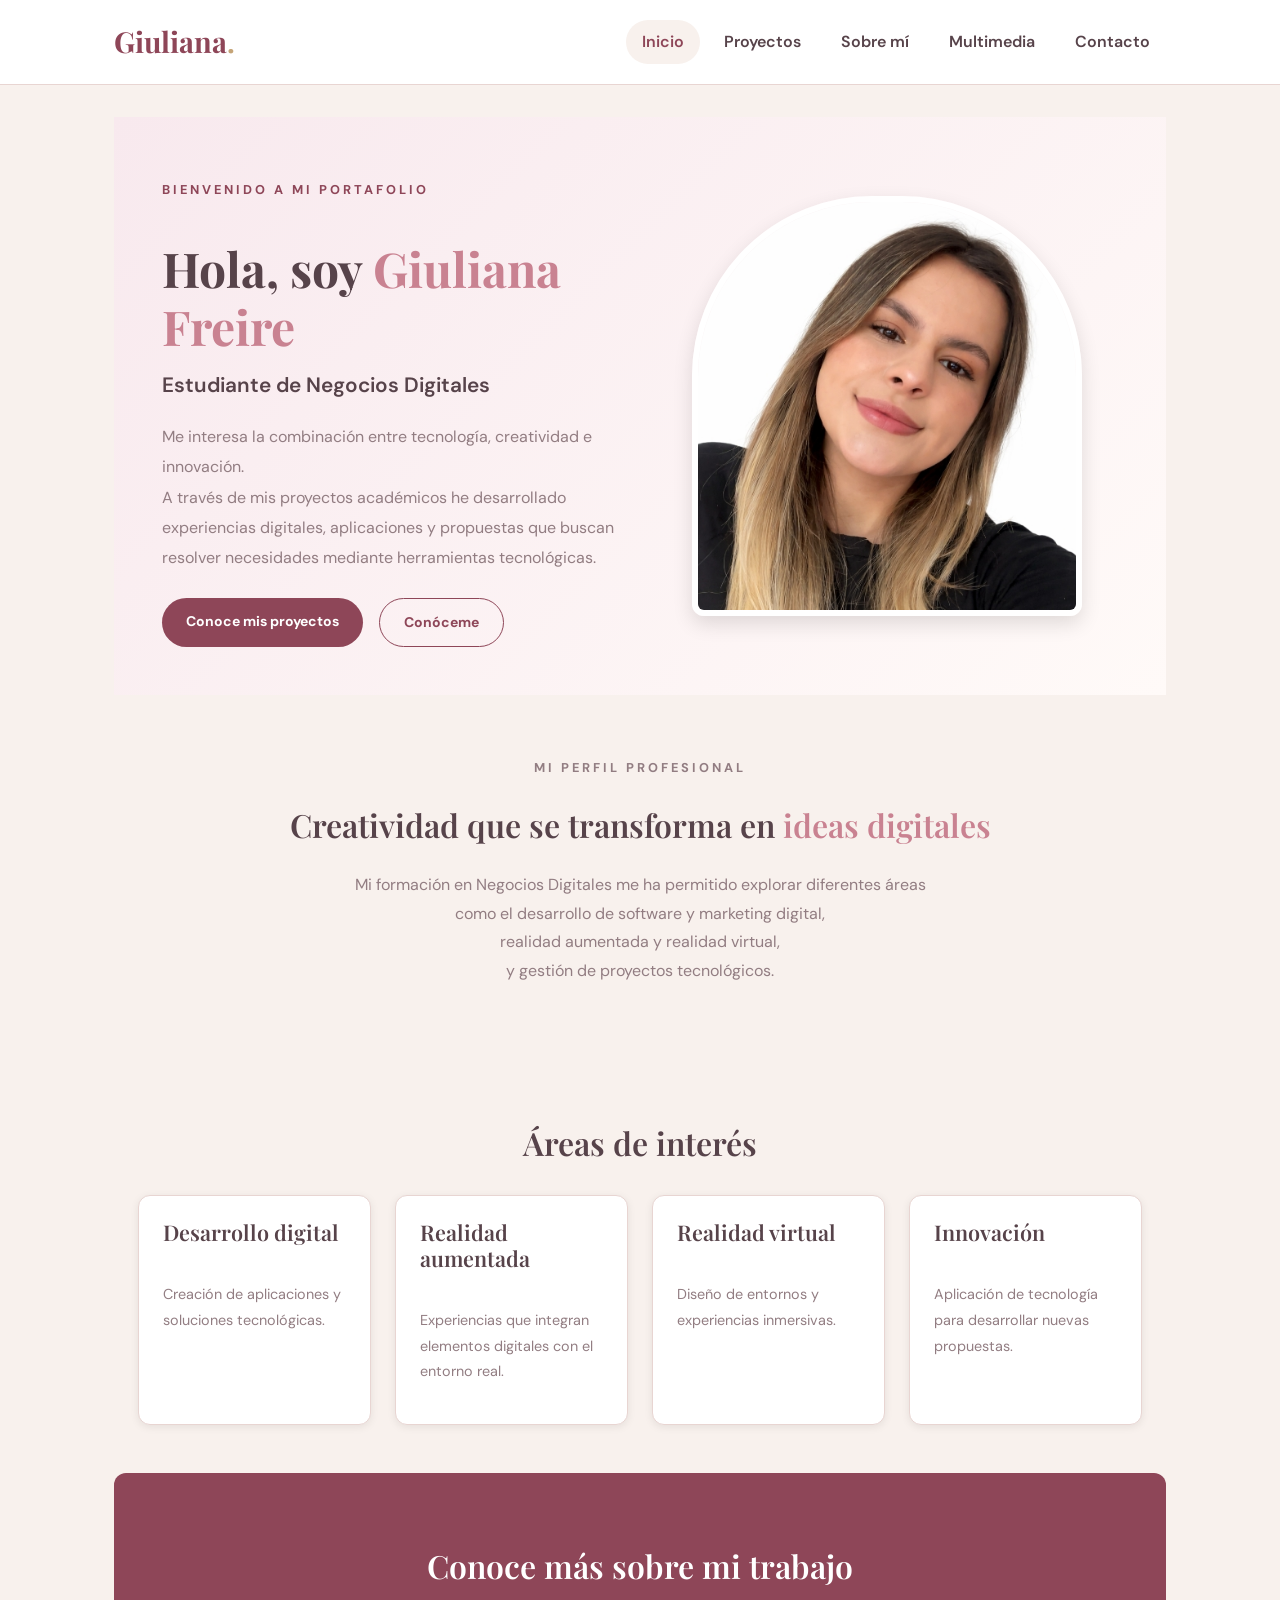
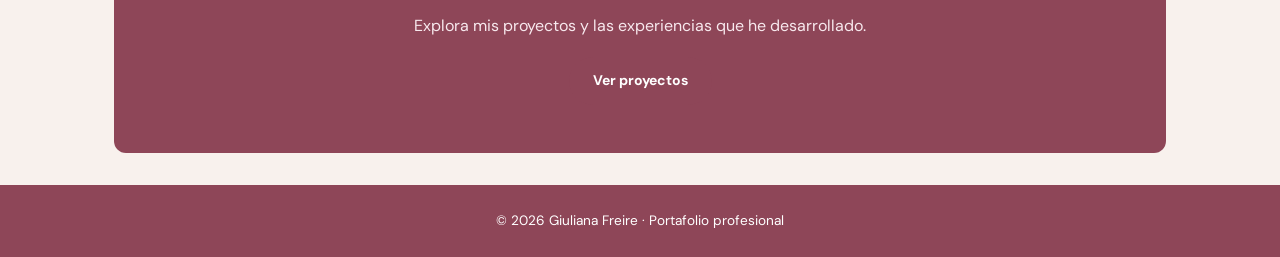
<file: index.html>
<!DOCTYPE html>
<html lang="es">
<head>
    <meta charset="UTF-8">
    <meta name="viewport" content="width=device-width, initial-scale=1.0">
    <meta name="description" content="Portafolio profesional de Giuliana Freire, estudiante de Negocios Digitales.">
    <title>Inicio | Giuliana Freire</title>
    <link rel="stylesheet" href="css/estilos.css">
</head>
<body>

<header class="encabezado">
    <nav class="navegacion">
        <a href="index.html" class="logo">Giuliana<span>.</span></a>

        <ul class="menu">
            <li><a href="index.html" class="activo">Inicio</a></li>
            <li><a href="proyectos.html">Proyectos</a></li>
            <li><a href="sobre-mi.html">Sobre mí</a></li>
            <li><a href="multimedia.html">Multimedia</a></li>
            <li><a href="contacto.html">Contacto</a></li>
        </ul>
    </nav>
</header>
<main>
    
<section class="inicio">

    <div class="inicio-contenido">
        <p class="subtitulo">BIENVENIDO A MI PORTAFOLIO</p>

        <h1>Hola, soy <span>Giuliana Freire</span></h1>

        <h2>Estudiante de Negocios Digitales</h2>

        <p> 
            Me interesa la combinación entre tecnología, creatividad e innovación.<br>
            A través de mis proyectos académicos he desarrollado experiencias digitales, aplicaciones y propuestas que buscan resolver necesidades mediante herramientas tecnológicas.
        </p>

        <div class="inicio-botones">
            <a href="proyectos.html" class="boton-principal">
                Conoce mis proyectos
            </a>

            <a href="sobre-mi.html" class="boton-secundario">
                Conóceme
            </a>
        </div>
    </div>

    <div class="inicio-imagen">
        <img src="img/perfil.jpg" alt="Imagen de presentación de Giuliana Freire" width="600">
    </div>

</section>


    <section class="presentacion">
        <p class="subtitulo">MI PERFIL PROFESIONAL</p>
        <h2>Creatividad que se transforma en <span>ideas digitales</span></h2>

        <p>
            Mi formación en Negocios Digitales me ha permitido explorar diferentes áreas<br>
            como el desarrollo de software y marketing digital,<br>
            realidad aumentada y realidad virtual,<br>
            y gestión de proyectos tecnológicos.
        </p>
    </section>

    <section class="areas">
        <h2>Áreas de interés</h2>

        <div class="areas-grid">
            <article class="area-card">
                <h3>Desarrollo digital</h3>
                <p>Creación de aplicaciones y soluciones tecnológicas.</p>
            </article>

            <article class="area-card">
                <h3>Realidad aumentada</h3>
                <p>Experiencias que integran elementos digitales con el entorno real.</p>
            </article>

            <article class="area-card">
                <h3>Realidad virtual</h3>
                <p>Diseño de entornos y experiencias inmersivas.</p>
            </article>

            <article class="area-card">
                <h3>Innovación</h3>
                <p>Aplicación de tecnología para desarrollar nuevas propuestas.</p>
            </article>
        </div>
    </section>

    <section class="llamada-contacto">
        <h2>Conoce más sobre mi trabajo</h2>
        <p>Explora mis proyectos y las experiencias que he desarrollado.</p>
        <a href="proyectos.html" class="boton-principal">Ver proyectos</a>
    </section>

</main>

<footer class="pie-pagina">
    <p>© 2026 Giuliana Freire · Portafolio profesional</p>
</footer>

</body>
</html>
</file>
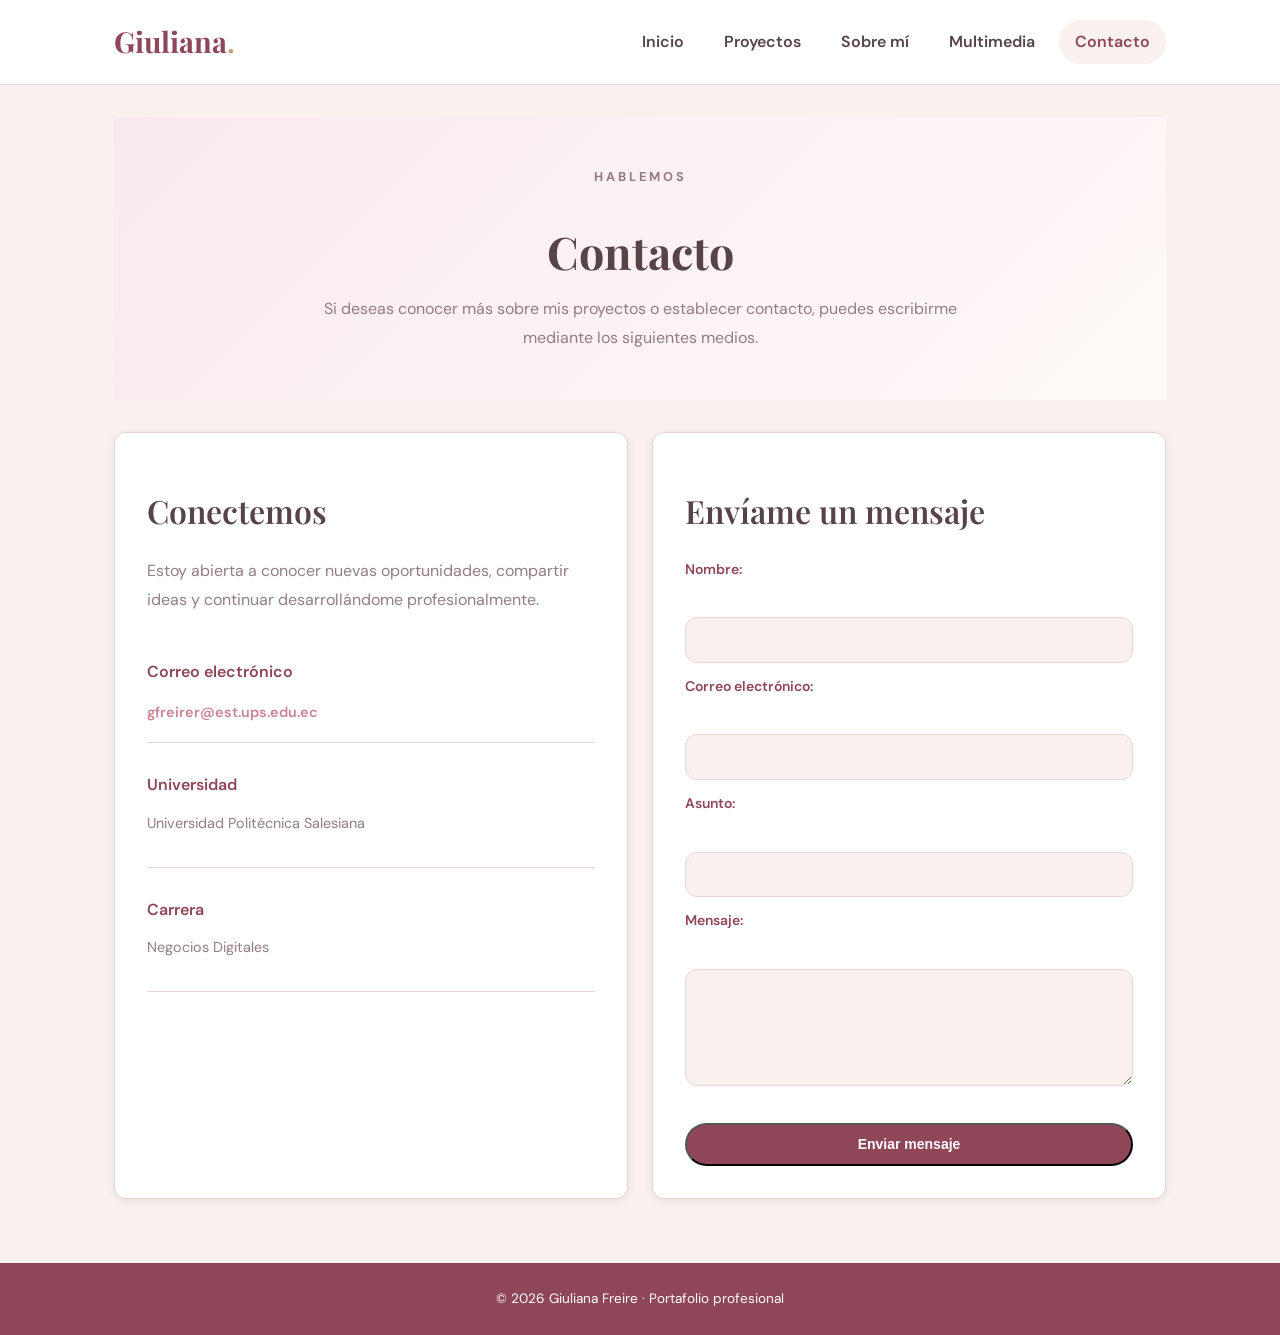
<file: contacto.html>
<!DOCTYPE html>
<html lang="es">
<head>
    <meta charset="UTF-8">
    <meta name="viewport" content="width=device-width, initial-scale=1.0">
    <title>Contacto | Giuliana Freire</title>
    <link rel="stylesheet" href="css/estilos.css">
</head>
<body>

<header class="encabezado">
    <nav class="navegacion">
        <a href="index.html" class="logo">Giuliana<span>.</span></a>

        <ul class="menu">
            <li><a href="index.html">Inicio</a></li>
            <li><a href="proyectos.html">Proyectos</a></li>
            <li><a href="sobre-mi.html">Sobre mí</a></li>
            <li><a href="multimedia.html">Multimedia</a></li>
            <li><a href="contacto.html" class="activo">Contacto</a></li>
        </ul>
    </nav>
</header>

<main>

    <section class="titulo-pagina">
        <p class="subtitulo">HABLEMOS</p>
        <h1>Contacto</h1>
        <p>
            Si deseas conocer más sobre mis proyectos o establecer contacto, puedes escribirme mediante los siguientes medios.
        </p>
    </section>

    <section class="contacto-contenedor">

        <article class="contacto-informacion">
            <h2>Conectemos</h2>

            <p>
                Estoy abierta a conocer nuevas oportunidades, compartir ideas y continuar desarrollándome profesionalmente.
            </p>

            <div class="contacto-dato">
                <h3>Correo electrónico</h3>
                <a href="mailto:gfreirer@est.ups.edu.ec">gfreirer@est.ups.edu.ec</a>
            </div>

            <div class="contacto-dato">
                <h3>Universidad</h3>
                <p>Universidad Politécnica Salesiana</p>
            </div>

            <div class="contacto-dato">
                <h3>Carrera</h3>
                <p>Negocios Digitales</p>
            </div>
        </article>

        <article class="formulario-contacto">
            <h2>Envíame un mensaje</h2>
            <form>
            <p>
                <label for="nombre">Nombre:</label><br>
                <input type="text" id="nombre" name="nombre" required>
            </p>
            <p>
                <label for="correo">Correo electrónico:</label><br>
                <input type="email" id="correo" name="correo" required>
            </p>
            <p>
                <label for="asunto">Asunto:</label><br>
                <input type="text" id="asunto" name="asunto" required>
            </p>
            <p>
                <label for="mensaje">Mensaje:</label><br>
                <textarea id="mensaje" name="mensaje" rows="5" cols="40" required></textarea>
            </p>
                <button type="submit" class="boton-principal">Enviar mensaje</button>

            </form>
        </article>

    </section>

</main>

<footer class="pie-pagina">
    <p>© 2026 Giuliana Freire · Portafolio profesional</p>
</footer>

</body>
</html>
</file>
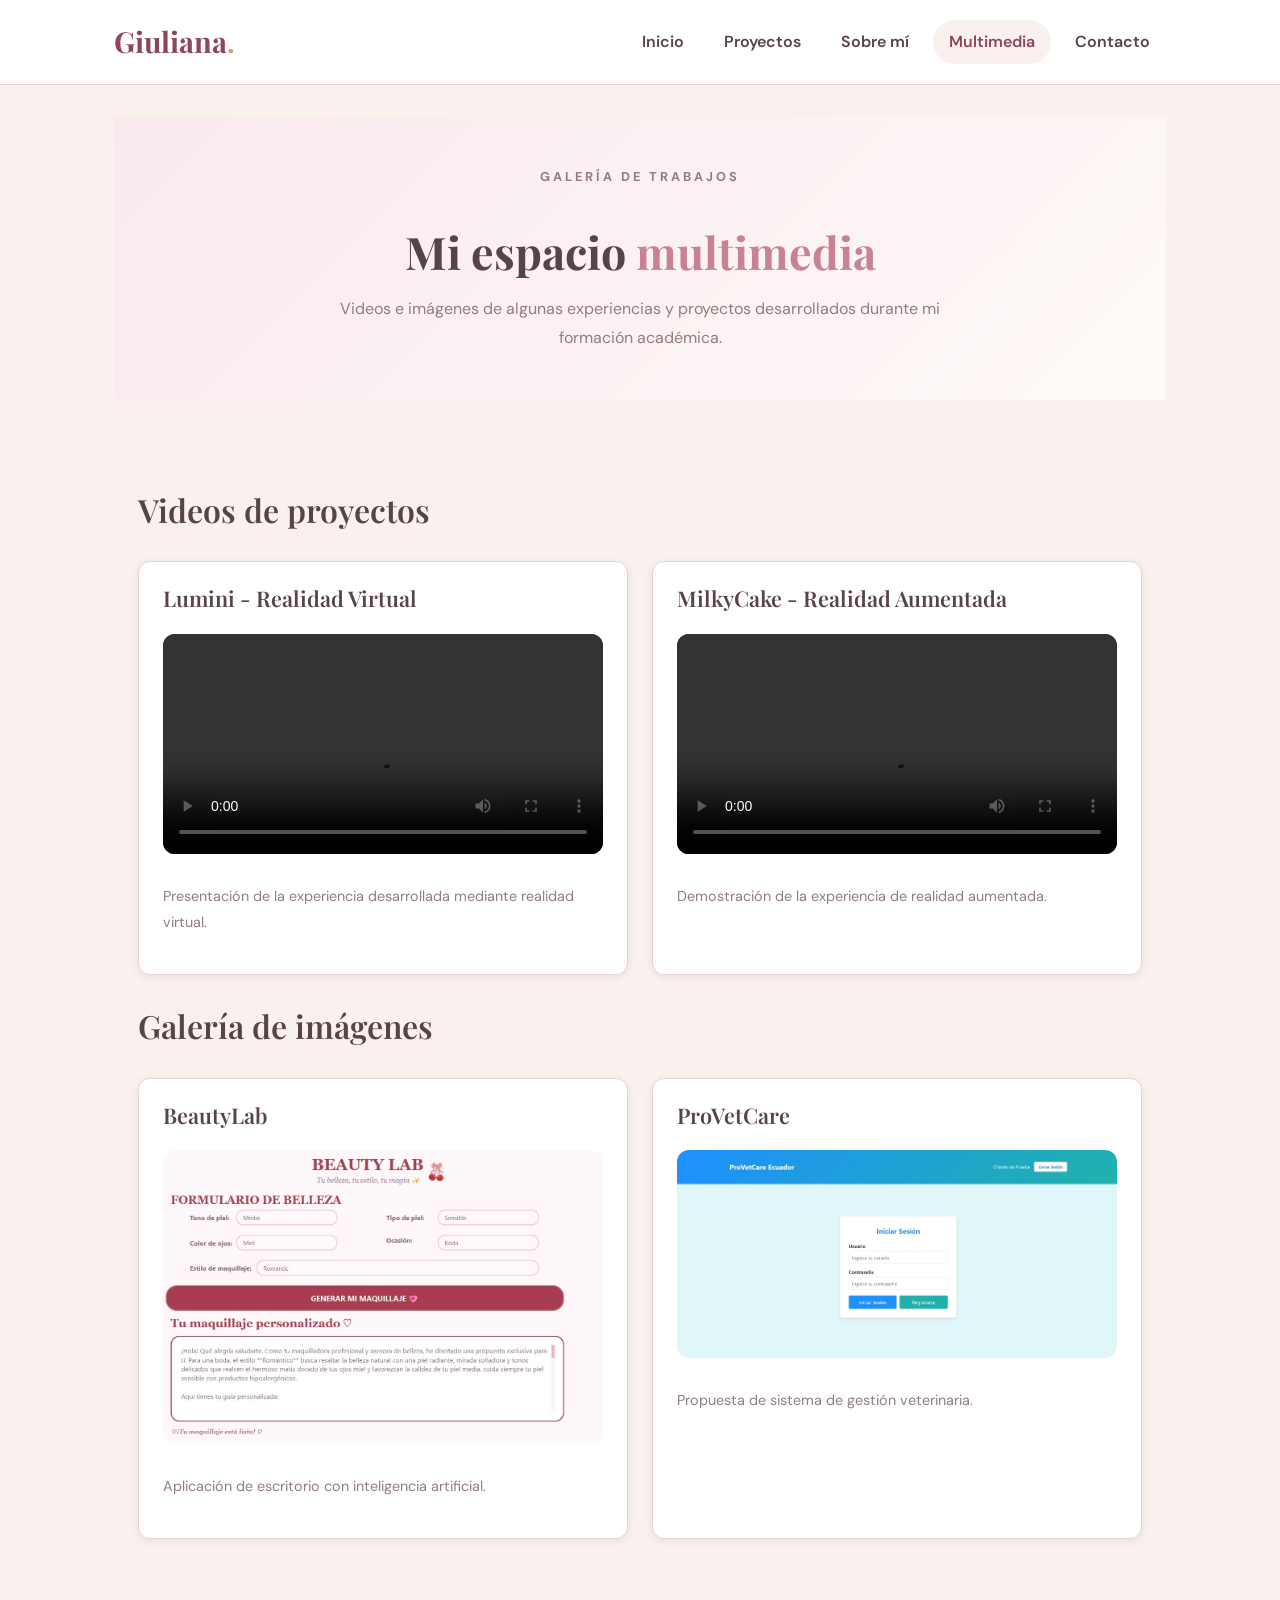
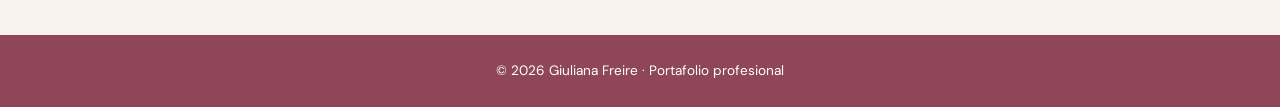
<file: multimedia.html>
<!DOCTYPE html>
<html lang="es">
<head>
    <meta charset="UTF-8">
    <meta name="viewport" content="width=device-width, initial-scale=1.0">
    <title>Multimedia | Giuliana Freire</title>
    <link rel="stylesheet" href="css/estilos.css">
</head>
<body>

<header class="encabezado">
    <nav class="navegacion">
        <a href="index.html" class="logo">Giuliana<span>.</span></a>

        <ul class="menu">
            <li><a href="index.html">Inicio</a></li>
            <li><a href="proyectos.html">Proyectos</a></li>
            <li><a href="sobre-mi.html">Sobre mí</a></li>
            <li><a href="multimedia.html" class="activo">Multimedia</a></li>
            <li><a href="contacto.html">Contacto</a></li>
        </ul>
    </nav>
</header>

<main>

    <section class="titulo-pagina">
        <p class="subtitulo">GALERÍA DE TRABAJOS</p>
        <h1>Mi espacio <span>multimedia</span></h1>
        <p>
            Videos e imágenes de algunas experiencias y proyectos desarrollados durante mi formación académica.
        </p>
    </section>

    <section class="proyectos-contenedor">

        <h2>Videos de proyectos</h2>

        <div class="multimedia-grid">

            <article class="area-card">
                <h3>Lumini - Realidad Virtual</h3>
                <video controls preload="metadata">
                    <source src="videos/lumini2.mp4" type="video/mp4">
                </video>
                <p>
                    Presentación de la experiencia desarrollada mediante realidad virtual.
                </p>
            </article>

             <article class="area-card">
                <h3>MilkyCake - Realidad Aumentada</h3>
                <video controls preload="metadata">
                    <source src="videos/milkycake2.mp4" type="video/mp4">
                </video>
                <p>
                    Demostración de la experiencia de realidad aumentada.
                </p>
            </article>

        </div>

                <h2>Galería de imágenes</h2>

        <div class="multimedia-grid">

            <article class="area-card">
                <h3>BeautyLab</h3>
                <img src="img/beautylab2.jpg"alt="Proyecto BeautyLab" width="600">       
                <p>Aplicación de escritorio con inteligencia artificial.</p>
            </article>

            <article class="area-card">
                <h3>ProVetCare</h3>
                <img src="img/provetcare3.jpg" alt="Proyecto ProVetCare"width="600">
                <p>Propuesta de sistema de gestión veterinaria.</p>
            </article>

        </div>

    </section>

</main>

<footer class="pie-pagina">
    <p>© 2026 Giuliana Freire · Portafolio profesional</p>
</footer>

</body>
</html>
</file>
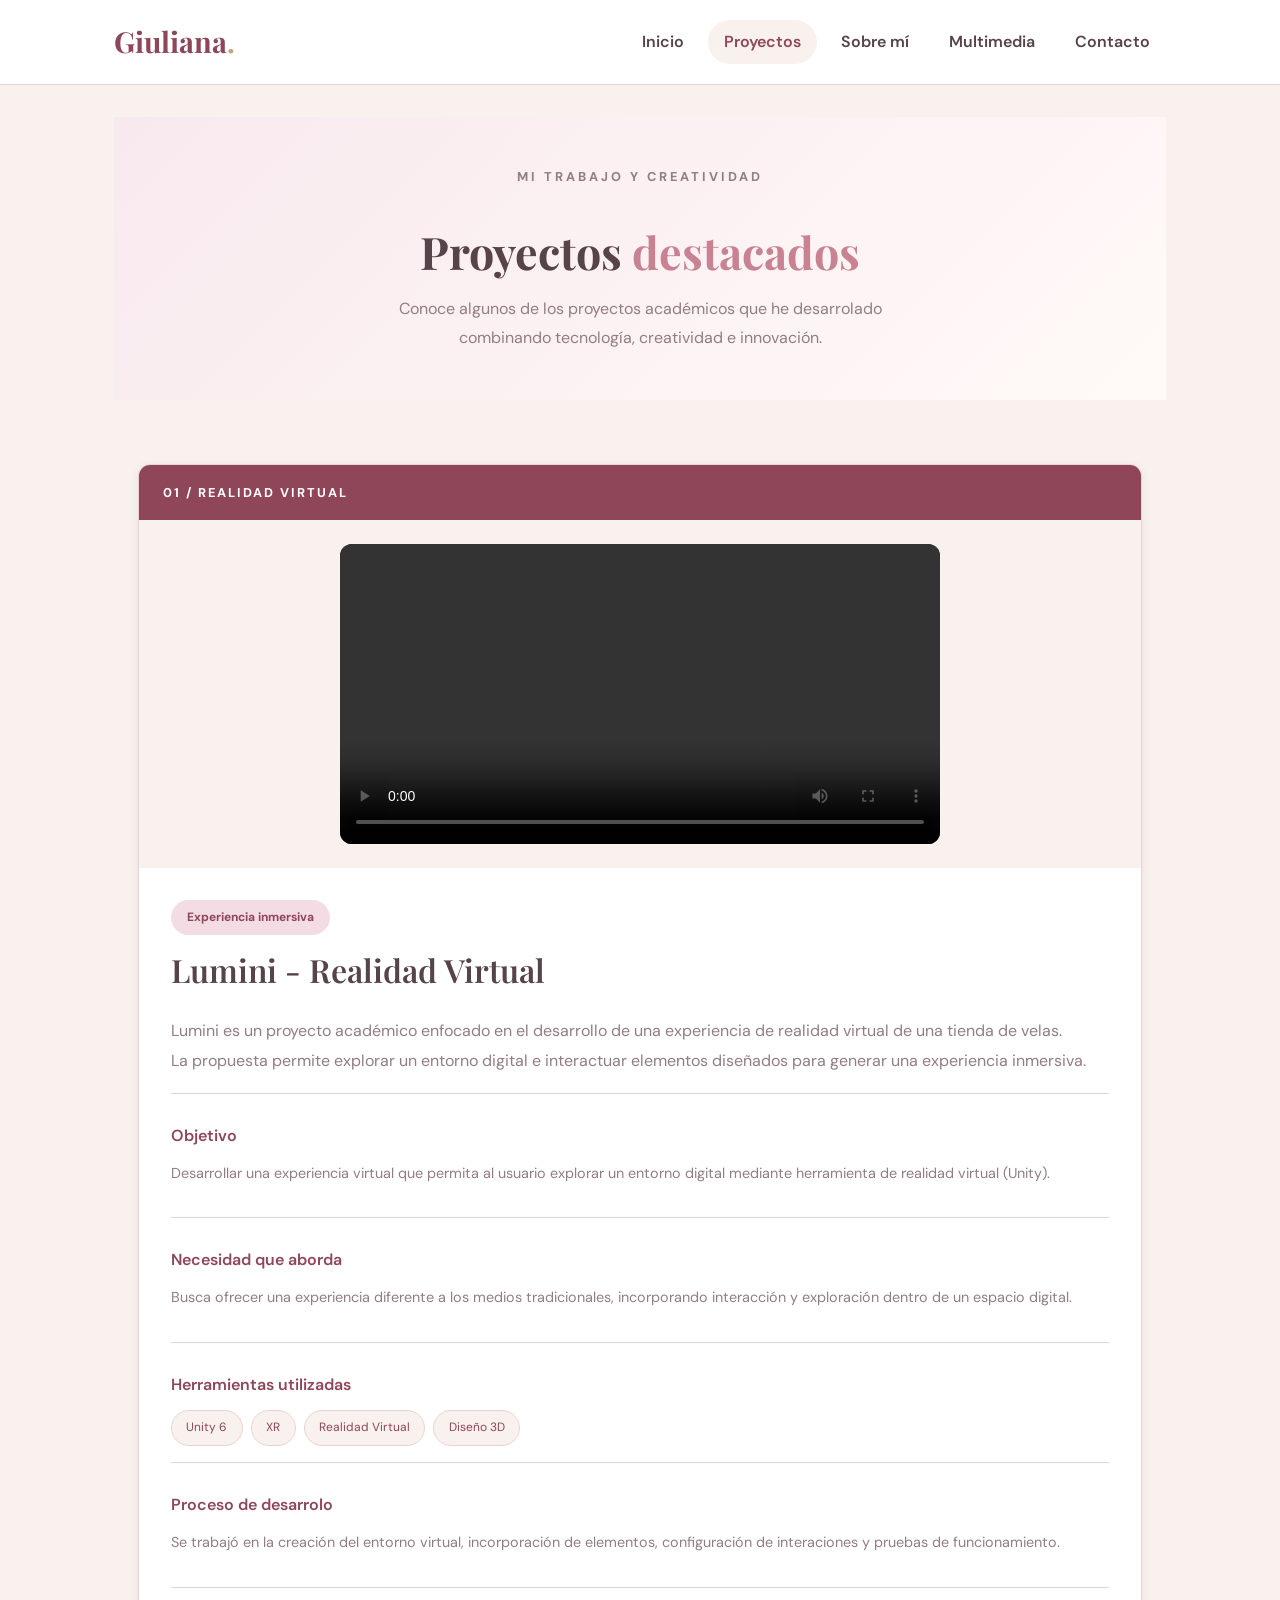
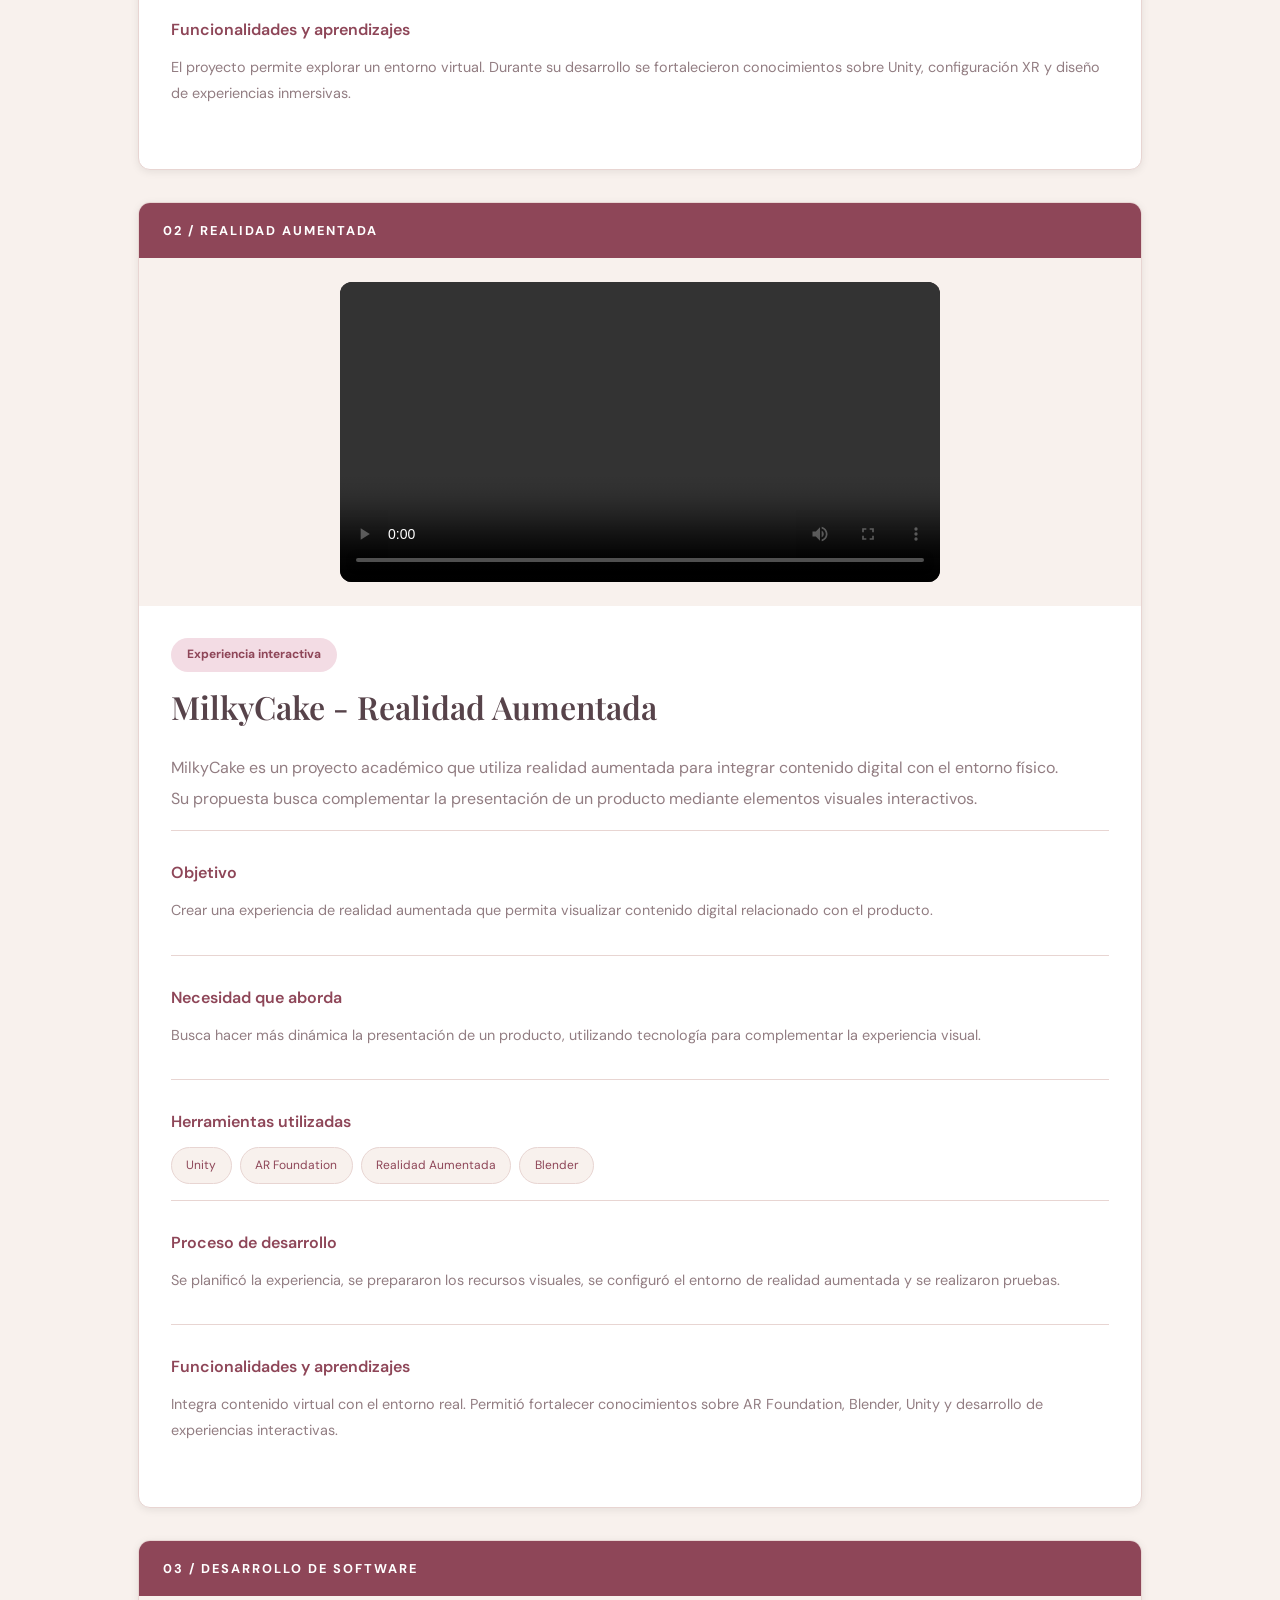
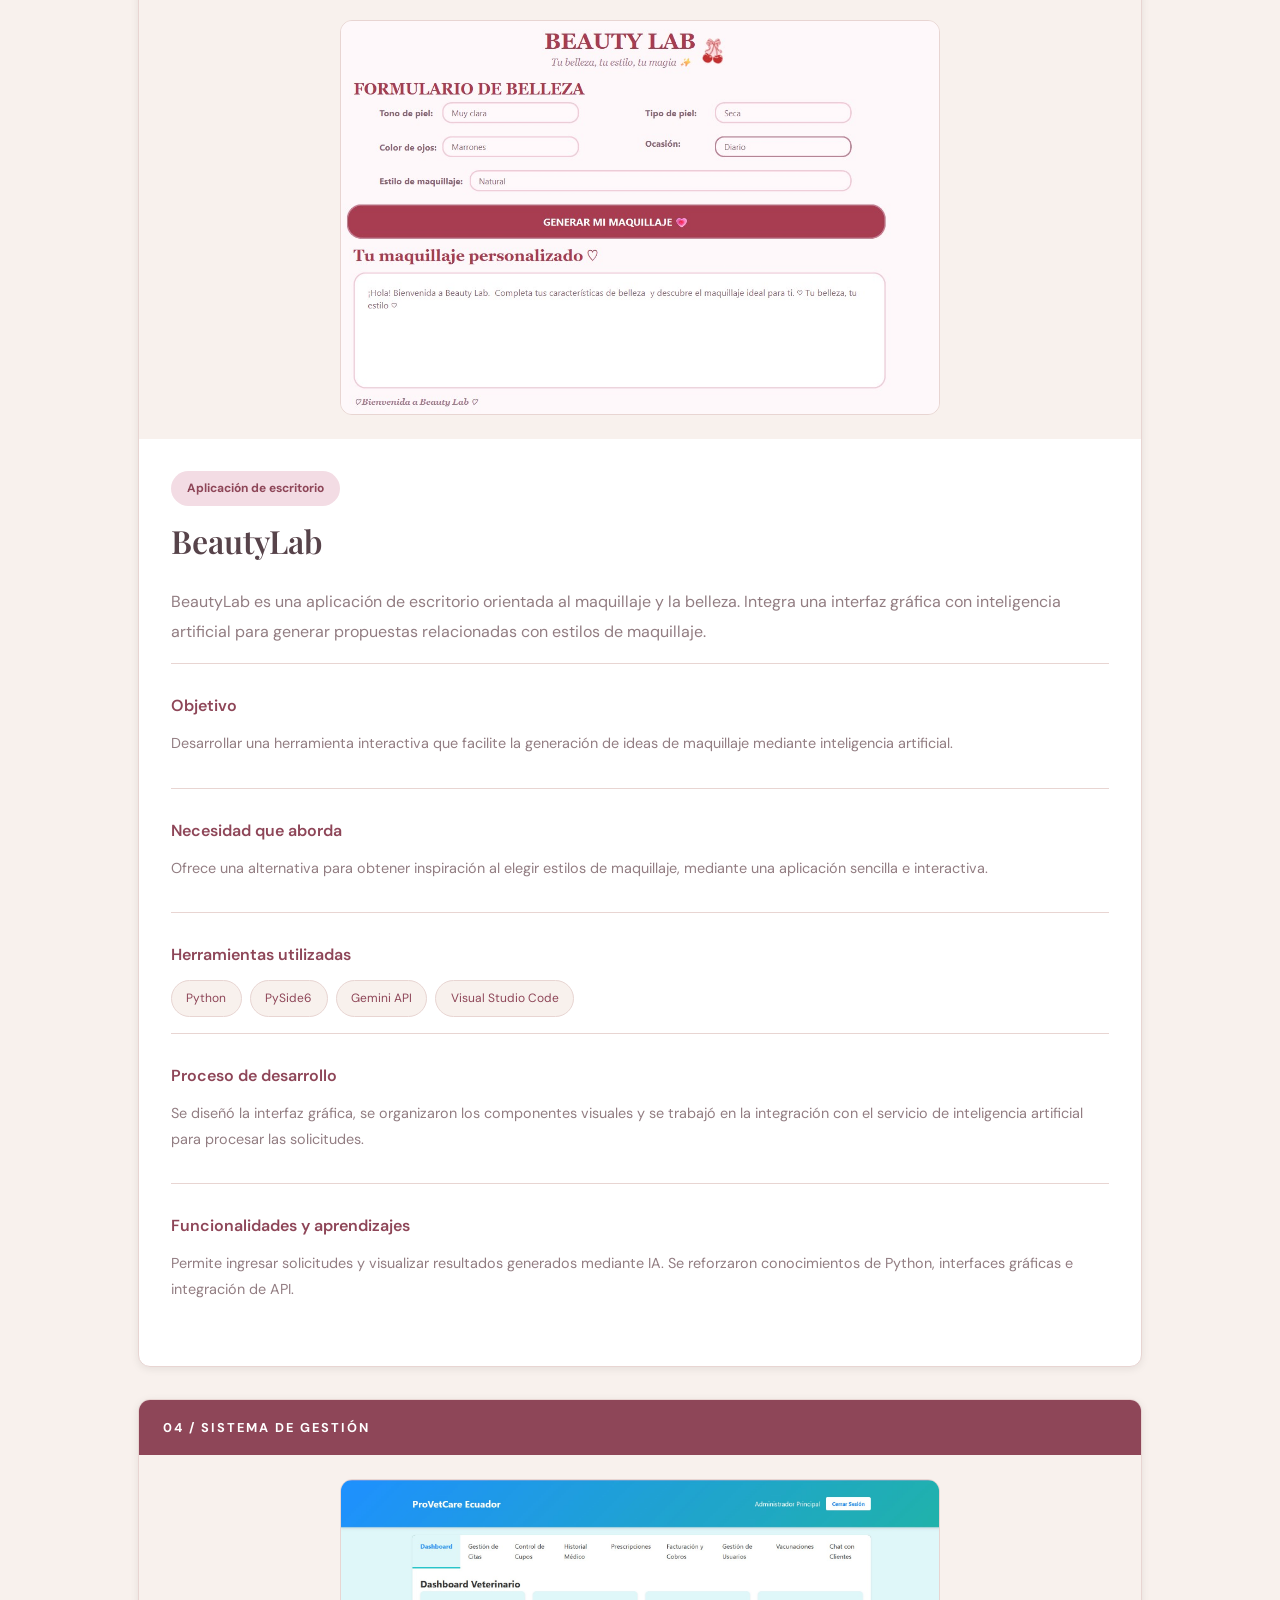
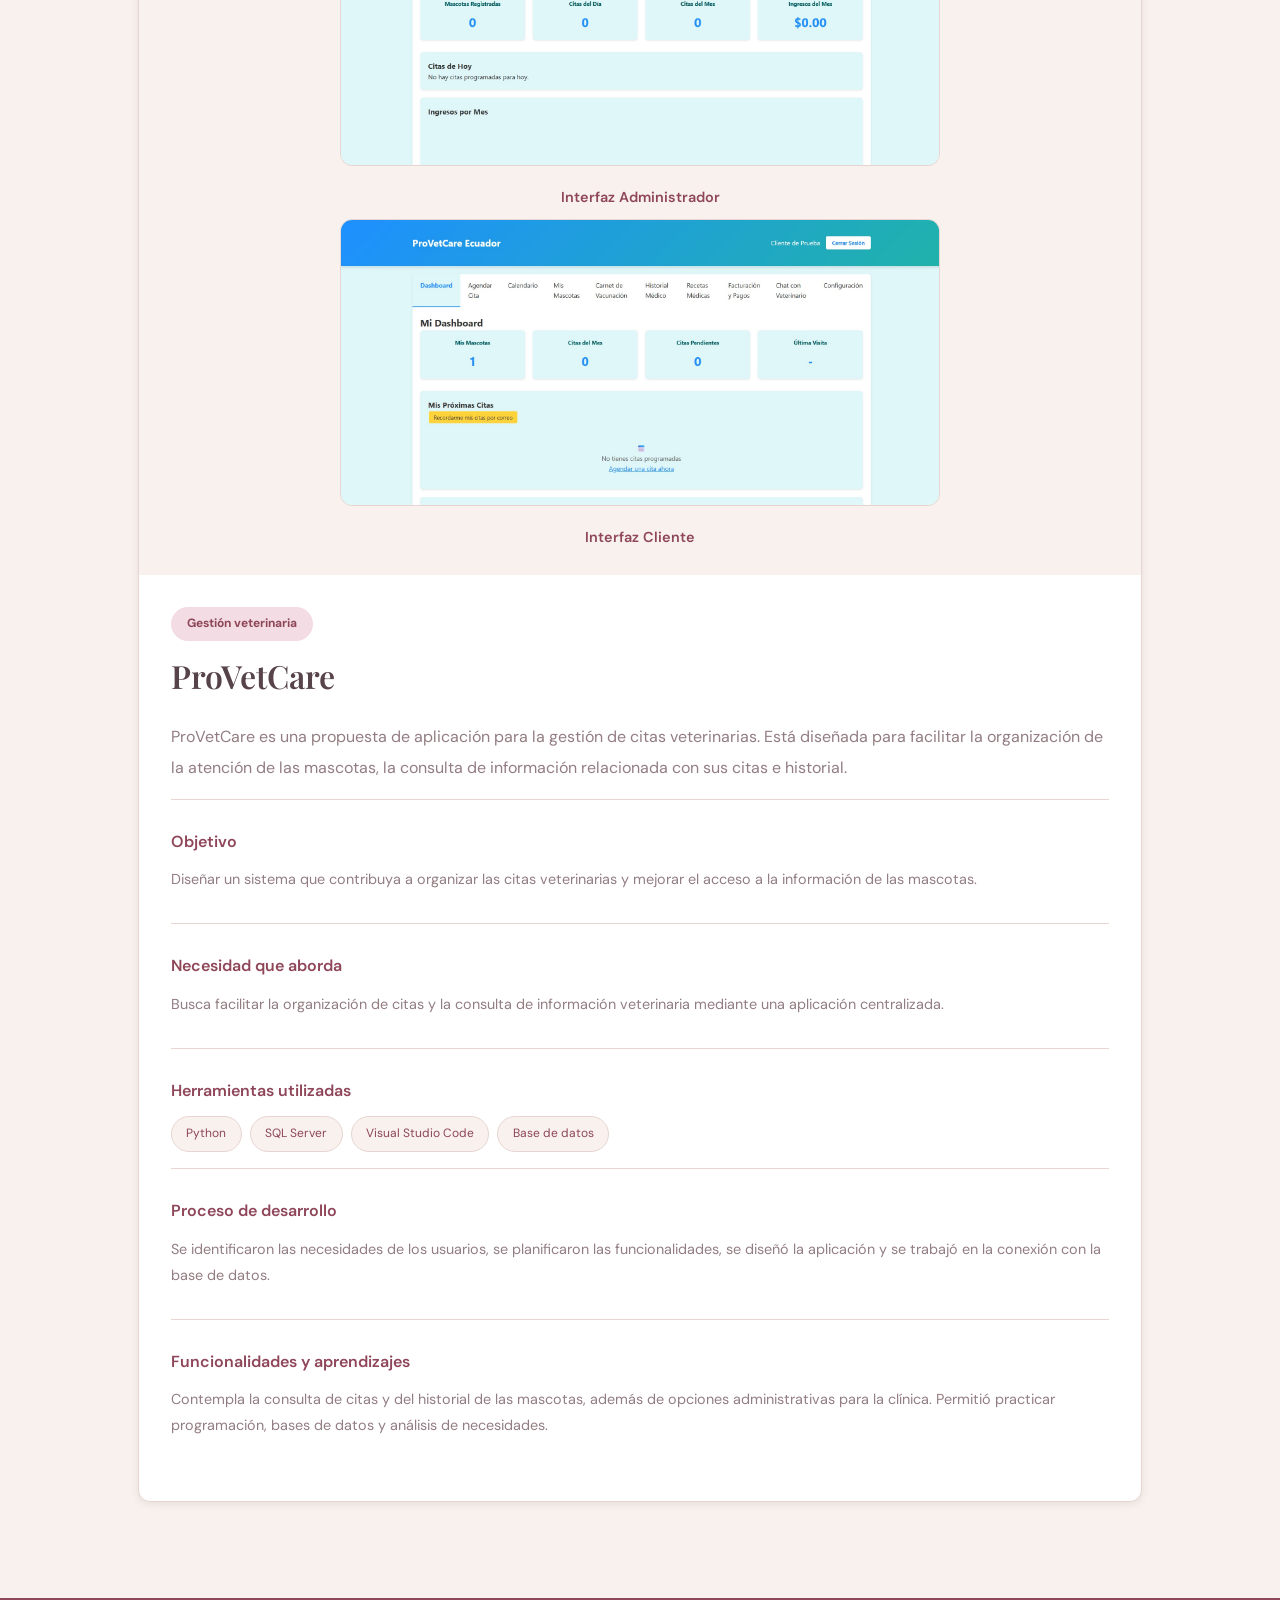
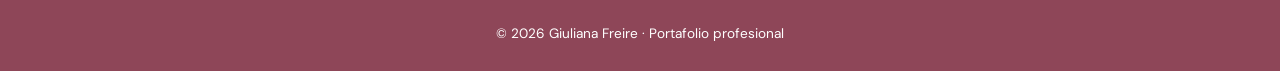
<file: proyectos.html>
<!DOCTYPE html>
<html lang="es">
<head>
    <meta charset="UTF-8">
    <meta name="viewport" content="width=device-width, initial-scale=1.0">
    <title>Proyectos | Giuliana Freire </title>
    <link rel="stylesheet" href="css/estilos.css">
</head>
<body>
<header class="encabezado">
    <nav class="navegacion">
        <a href="index.html" class="logo">Giuliana<span>.</span></a>
        <ul class="menu">
            <li><a href="index.html">Inicio</a></li>
            <li><a href="proyectos.html" class="activo">Proyectos</a></li>
            <li><a href="sobre-mi.html">Sobre mí</a></li>
            <li><a href="multimedia.html">Multimedia</a></li>
            <li><a href="contacto.html">Contacto</a></li>
        </ul>
    </nav>
</header>

<main>
    <section class="titulo-pagina">
        <p class="subtitulo">MI TRABAJO Y CREATIVIDAD</p>
        <h1>Proyectos <span>destacados</span></h1>
        <p>
            Conoce algunos de los proyectos académicos que he desarrolado <br>combinando tecnología, creatividad e innovación.
        </p>
    </section>

    <section class="proyectos-contenedor">
        <article class="proyecto-detallado">
            <div class="proyecto-numero">01 / REALIDAD VIRTUAL</div>

            <div class="proyecto-media">
                <video controls preload="metadata">
                    <source src="videos/lumini.mp4" type="video/mp4" width="600">
                </video>
            </div>

            <div class="proyecto-informacion">
                <span class="etiqueta">Experiencia inmersiva</span>
                <h2>Lumini - Realidad Virtual</h2>

                <p class="descripcion-proyecto">
                    Lumini es un proyecto académico enfocado en el desarrollo de una experiencia de realidad virtual de una tienda de velas.<br>
                    La propuesta permite explorar un entorno digital e interactuar elementos diseñados para generar una experiencia inmersiva.
                </p>

                <div class="detalle-proyecto">
                    <h3>Objetivo</h3>
                    <p>
                        Desarrollar una experiencia virtual que permita al usuario explorar un entorno digital mediante herramienta de realidad virtual (Unity).
                    </p>
                </div>

                <div class="detalle-proyecto">
                    <h3>Necesidad que aborda</h3>
                    <p>
                        Busca ofrecer una experiencia diferente a los medios tradicionales, incorporando interacción y exploración dentro de un espacio digital.
                    </p>
                </div>

                <div class="detalle-proyecto">
                    <h3>Herramientas utilizadas</h3>
                    <div class="etiquetas">
                        <span>Unity 6</span>
                        <span>XR</span>
                        <span>Realidad Virtual</span>
                        <span>Diseño 3D</span>
                    </div>
                </div>

                <div class="detalle-proyecto">
                    <h3>Proceso de desarrolo</h3>
                    <p>
                        Se trabajó en la creación del entorno virtual, incorporación de elementos, configuración de interaciones y pruebas de funcionamiento.  
                    </p>
                </div>

                <div class="detalle-proyecto">
                    <h3>Funcionalidades y aprendizajes</h3>
                    <p>
                        El proyecto permite explorar un entorno virtual. Durante su desarrollo se fortalecieron conocimientos sobre Unity, configuración XR y diseño de experiencias inmersivas.
                    </p>
                </div>
            </div>
        </article>

        <article class="proyecto-detallado">
            <div class="proyecto-numero">02 / REALIDAD AUMENTADA</div>

            <div class="proyecto-media">
                <video controls preload="metadata">
                    <source src="videos/milkycake.mp4" type="video/mp4" width="600">
                </video>
            </div>

            <div class="proyecto-informacion">
                <span class="etiqueta">Experiencia interactiva</span>
                <h2>MilkyCake - Realidad Aumentada</h2>

                <p class="descripcion-proyecto">
                    MilkyCake es un proyecto académico que utiliza realidad aumentada para integrar contenido digital con el entorno físico. <br>
                    Su propuesta busca complementar la presentación de un producto mediante elementos visuales interactivos.
                </p>

                <div class="detalle-proyecto">
                    <h3>Objetivo</h3>
                    <p>
                        Crear una experiencia de realidad aumentada que permita visualizar contenido digital relacionado con el producto.
                    </p>
                </div>

                <div class="detalle-proyecto">
                    <h3>Necesidad que aborda</h3>
                    <p>
                        Busca hacer más dinámica la presentación de un producto, utilizando tecnología para complementar la experiencia visual.
                    </p>
                </div>

                <div class="detalle-proyecto">
                    <h3>Herramientas utilizadas</h3>
                    <div class="etiquetas">
                        <span>Unity</span>
                        <span>AR Foundation</span>
                        <span>Realidad Aumentada</span>
                        <span>Blender</span>
                    </div>
                </div>

                <div class="detalle-proyecto">
                    <h3>Proceso de desarrollo</h3>
                    <p>
                        Se planificó la experiencia, se prepararon los recursos visuales, se configuró el entorno de realidad aumentada y se realizaron pruebas.
                    </p>
                </div>

                <div class="detalle-proyecto">
                    <h3>Funcionalidades y aprendizajes</h3>
                    <p>
                        Integra contenido virtual con el entorno real. Permitió fortalecer conocimientos sobre AR Foundation, Blender, Unity y desarrollo de experiencias interactivas.
                    </p>
                </div>
            </div>
        </article>

        <article class="proyecto-detallado">
            <div class="proyecto-numero">03 / DESARROLLO DE SOFTWARE</div>

            <div class="proyecto-media">
                <img src="img/beautylab1.jpg" alt="Interfaz de BeautyLab" width="600">
            </div>

            <div class="proyecto-informacion">
                <span class="etiqueta">Aplicación de escritorio</span>
                <h2>BeautyLab</h2>

                <p class="descripcion-proyecto">
                    BeautyLab es una aplicación de escritorio orientada al maquillaje y la belleza. Integra una interfaz gráfica con inteligencia artificial para generar propuestas relacionadas con estilos de maquillaje.
                </p>

                <div class="detalle-proyecto">
                    <h3>Objetivo</h3>
                    <p>
                        Desarrollar una herramienta interactiva que facilite la generación de ideas de maquillaje mediante inteligencia artificial.
                    </p>
                </div>

                <div class="detalle-proyecto">
                    <h3>Necesidad que aborda</h3>
                    <p>
                        Ofrece una alternativa para obtener inspiración al elegir estilos de maquillaje, mediante una aplicación sencilla e interactiva.
                    </p>
                </div>

                <div class="detalle-proyecto">
                    <h3>Herramientas utilizadas</h3>
                    <div class="etiquetas">
                        <span>Python</span>
                        <span>PySide6</span>
                        <span>Gemini API</span>
                        <span>Visual Studio Code</span>
                    </div>
                </div>

                <div class="detalle-proyecto">
                    <h3>Proceso de desarrollo</h3>
                    <p>
                        Se diseñó la interfaz gráfica, se organizaron los componentes visuales y se trabajó en la integración con el servicio de inteligencia artificial<br> 
                        para procesar las solicitudes.
                    </p>
                </div>

                <div class="detalle-proyecto">
                    <h3>Funcionalidades y aprendizajes</h3>
                    <p>
                        Permite ingresar solicitudes y visualizar resultados generados mediante IA. Se reforzaron conocimientos de Python, interfaces gráficas e integración de API.
                    </p>
                </div>
            </div>
        </article>

        <article class="proyecto-detallado">
            <div class="proyecto-numero">04 / SISTEMA DE GESTIÓN</div>

            <div class="proyecto-media">
                <img src="img/provetcare.jpg" alt="Interfaz de ProVetCare" width="600">
                <figcaption>Interfaz Administrador</figcaption>
                <img src="img/provetcare2.jpg" alt="Interfaz de ProVetCare" width="600">
                <figcaption>Interfaz Cliente</figcaption>
            </div>
             <div class="proyecto-informacion">
                <span class="etiqueta">Gestión veterinaria</span>
                <h2>ProVetCare</h2>

                <p class="descripcion-proyecto">
                    ProVetCare es una propuesta de aplicación para la gestión de citas veterinarias. Está diseñada para facilitar la organización de la atención de las mascotas,
                    la consulta de información relacionada con sus citas e historial.
                </p>

                <div class="detalle-proyecto">
                    <h3>Objetivo</h3>
                    <p>
                        Diseñar un sistema que contribuya a organizar las citas veterinarias y mejorar el acceso a la información de las mascotas.
                    </p>
                </div>

                <div class="detalle-proyecto">
                    <h3>Necesidad que aborda</h3>
                    <p>
                        Busca facilitar la organización de citas y la consulta de información veterinaria mediante una aplicación centralizada.
                    </p>
                </div>

                <div class="detalle-proyecto">
                    <h3>Herramientas utilizadas</h3>
                    <div class="etiquetas">
                        <span>Python</span>
                        <span>SQL Server</span>
                        <span>Visual Studio Code</span>
                        <span>Base de datos</span>
                    </div>
                </div>

                <div class="detalle-proyecto">
                    <h3>Proceso de desarrollo</h3>
                    <p>
                        Se identificaron las necesidades de los usuarios, se planificaron las funcionalidades, se diseñó la aplicación y se trabajó en la conexión con la base de datos.
                    </p>
                </div>

                <div class="detalle-proyecto">
                    <h3>Funcionalidades y aprendizajes</h3>
                    <p>
                        Contempla la consulta de citas y del historial de las mascotas, además de opciones administrativas para la clínica. Permitió practicar programación, bases de datos y análisis de necesidades.
                    </p>
                </div>
            </div>
        </article>

    </section>

</main>

<footer class="pie-pagina">
    <p>© 2026 Giuliana Freire · Portafolio profesional</p>
</footer>

</body>
</html>
</file>
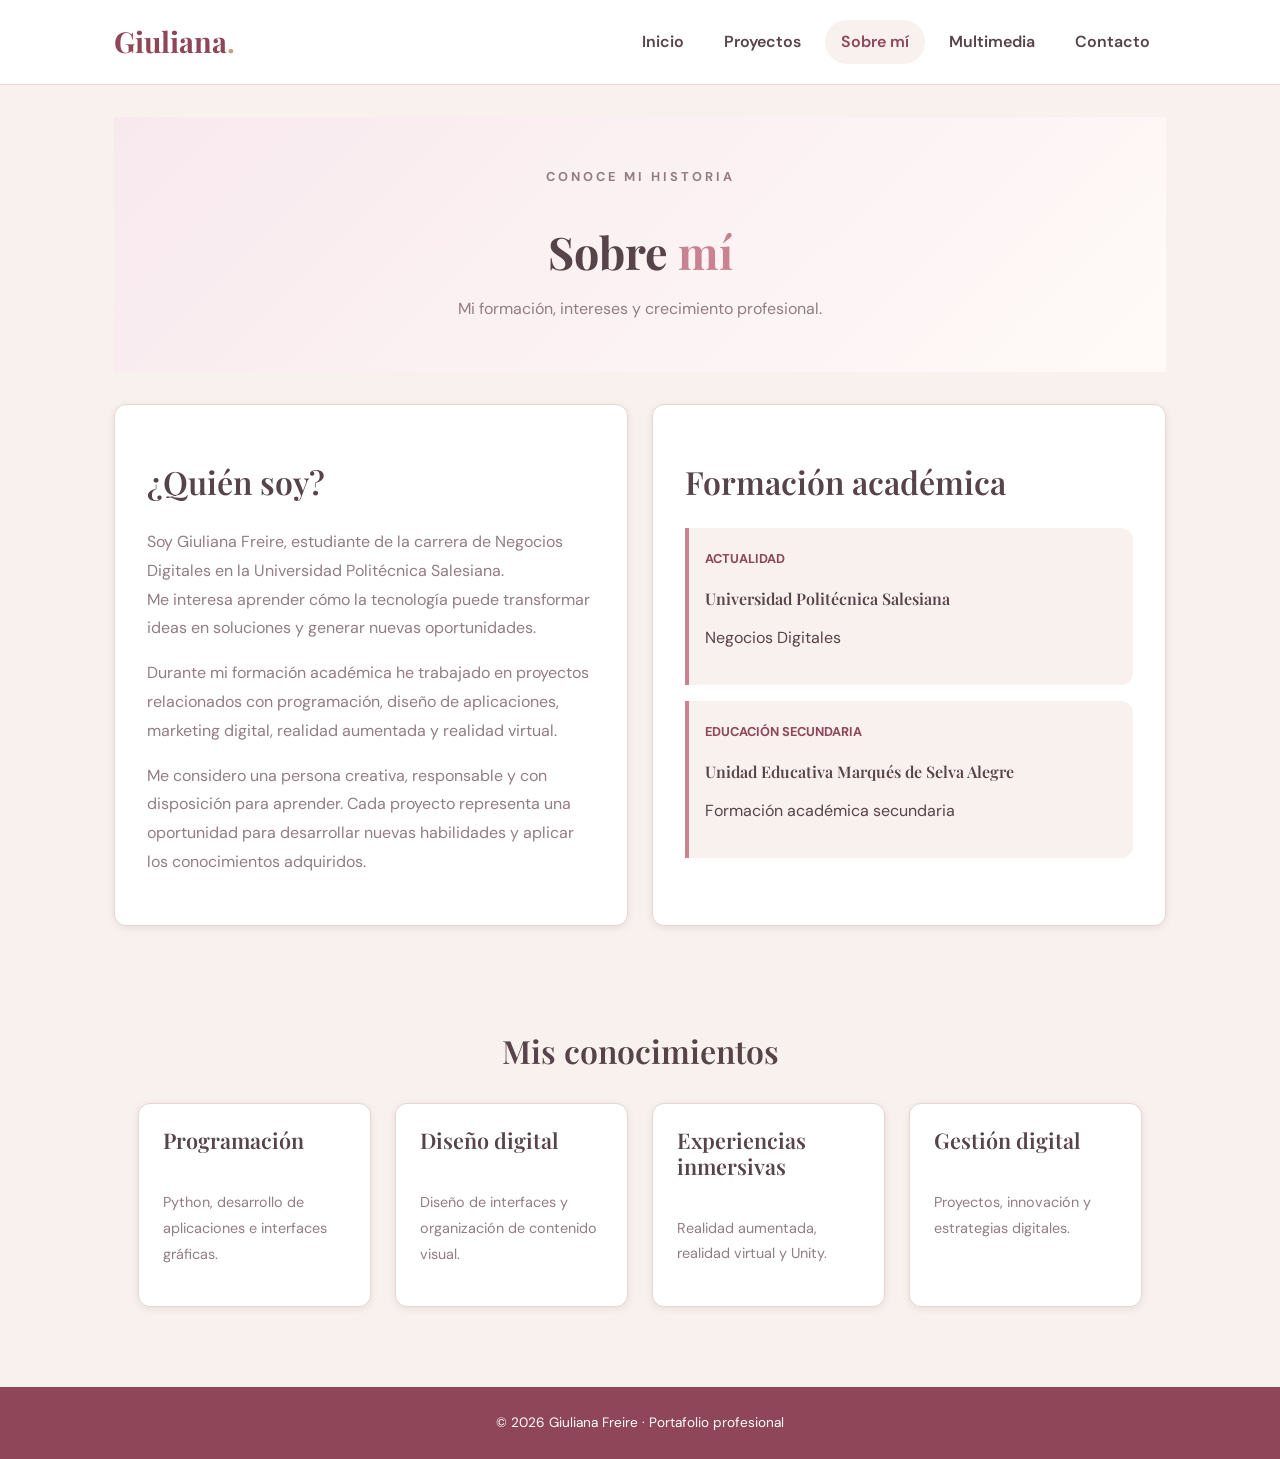
<file: sobre-mi.html>
<!DOCTYPE html>
<html lang="es">
<head>
    <meta charset="UTF-8">
    <meta name="viewport" content="width=device-width, initial-scale=1.0">
    <title>Sobre mí | Giuliana Freire</title>
    <link rel="stylesheet" href="css/estilos.css">
</head>
<body>

<header class="encabezado">
    <nav class="navegacion">
        <a href="index.html" class="logo">Giuliana<span>.</span></a>

        <ul class="menu">
            <li><a href="index.html">Inicio</a></li>
            <li><a href="proyectos.html">Proyectos</a></li>
            <li><a href="sobre-mi.html" class="activo">Sobre mí</a></li>
            <li><a href="multimedia.html">Multimedia</a></li>
            <li><a href="contacto.html">Contacto</a></li>
        </ul>
    </nav>
</header>

<main>

    <section class="titulo-pagina">
        <p class="subtitulo">CONOCE MI HISTORIA</p>
        <h1>Sobre <span>mí</span></h1>
        <p>Mi formación, intereses y crecimiento profesional.</p>
    </section>

    <section class="sobre-mi-contenedor">

        <article class="sobre-mi-texto">
            <h2>¿Quién soy?</h2>
            <p>
                Soy Giuliana Freire, estudiante de la carrera de Negocios Digitales en la Universidad Politécnica Salesiana.<br>Me interesa aprender cómo la tecnología puede transformar
                ideas en soluciones y generar nuevas oportunidades.
            </p>

            <p>
                Durante mi formación académica he trabajado en proyectos relacionados con programación, diseño de aplicaciones,<br>marketing digital, realidad aumentada y realidad virtual.
            </p>

            <p>
                Me considero una persona creativa, responsable y con disposición para aprender. Cada proyecto representa una oportunidad para desarrollar nuevas habilidades y aplicar los conocimientos adquiridos.
            </p>

        </article>

        <article class="formacion">
            <h2>Formación académica</h2>

            <div class="formacion-item">
                <span>ACTUALIDAD</span>
                <h3>Universidad Politécnica Salesiana</h3>
                <p>Negocios Digitales</p>
            </div>

            <div class="formacion-item">
                <span>EDUCACIÓN SECUNDARIA</span>
                <h3>Unidad Educativa Marqués de Selva Alegre</h3>
                <p>Formación académica secundaria</p>
            </div>
        </article>

    </section>

    <section class="habilidades">
        <h2>Mis conocimientos</h2>

        <div class="areas-grid">
            <article class="area-card">
                <h3>Programación</h3>
                <p>Python, desarrollo de aplicaciones e interfaces gráficas.</p>
            </article>

            <article class="area-card">
                <h3>Diseño digital</h3>
                <p>Diseño de interfaces y organización de contenido visual.</p>
            </article>

            <article class="area-card">
                <h3>Experiencias inmersivas</h3>
                <p>Realidad aumentada, realidad virtual y Unity.</p>
            </article>

            <article class="area-card">
                <h3>Gestión digital</h3>
                <p>Proyectos, innovación y estrategias digitales.</p>
            </article>
        </div>
    </section>

</main>

<footer class="pie-pagina">
    <p>© 2026 Giuliana Freire · Portafolio profesional</p>
</footer>

</body>
</html>
</file>
<file: css/estilos.css>
/* HOJA DE ESTILOS DEL PORTAFOLIO*/
/* Importar fuentes de Google */
@import url("https://fonts.googleapis.com/css2?family=DM+Sans:wght@400;500;600;700&family=Playfair+Display:wght@500;600;700&display=swap");

/* Variables*/
:root {
    --color-primario: #C98291;
    --color-primario-oscuro: #8E4658;
    --color-fondo: #F8F1ED;
    --color-superficie: #FFFFFF;
    --color-texto: #57434A;
    --color-texto-suave: #927D82;
    --color-borde: #E8D5D2;
    --color-dorado: #C5A477;

    /* Tipografía */
    --fuente-texto: "DM Sans", sans-serif;
    --fuente-titulos: "Playfair Display", serif;

    /* Medidas */
    --ancho-contenido: 1100px;

    /* Tarjetas */
    --radio: 12px;
    --sombra: 0 2px 8px rgba(0,0,0,0.08);
    --sombra-fuerte: 0 8px 20px rgba(0,0,0,0.12);
}

/* Configuración inicial*/
*,
*::before,
*::after {
    box-sizing: border-box;
}

html {
    scroll-behavior: smooth;
}

body {
    background-color: var(--color-fondo);
    color: var(--color-texto);
    margin: 0;
    font-family: var(--fuente-texto);
    font-size: 1rem;
    line-height: 1.8;
}

h1, h2, h3 {
    font-family: var(--fuente-titulos);
    color: var(--color-texto);
    line-height: 1.2;
}

h1 {
    font-size: 2.8rem;
    font-weight: 700;
}

h2 {
    font-size: 2rem;
    font-weight: 600;
}

h3 {
    font-size: 1.35rem;
    font-weight: 600;
}

a {
    color: var(--color-primario);
    text-decoration: none;
    font-weight: 600;
}

a:hover {
    color: var(--color-primario-oscuro);
    text-decoration: underline;
}

img{
    max-width: 100%;
    height: auto;
    display: block;
}

video {
    max-width: 100%;
    height: auto;
    display: block;
}

/* Encabezado y navegación*/
.encabezado {
    background-color: var(--color-superficie);
    border-bottom: 1px solid var(--color-borde);
    position: sticky;
    top: 0;
    z-index: 100;
}

.navegacion {
    max-width: var(--ancho-contenido);
    margin: 0 auto;
    padding: 1rem 1.5rem;
    display: flex;
    justify-content: space-between;
    align-items: center;
    flex-wrap: wrap;
    gap: 1rem;
}

.logo {
    color: var(--color-primario-oscuro);
    font-family: var(--fuente-titulos);
    font-size: 1.8rem;
    font-weight: 700;
}

.logo span {
    color: var(--color-dorado);
}

.menu {
    display: flex;
    justify-content: center;
    align-items: center;
    flex-wrap: wrap;
    gap: 0.5rem;

    list-style: none;
    margin: 0;
    padding: 0;
}

.menu a {
    display: block;
    padding: 0.5rem 1rem;
    border-radius: 999px;
    color: var(--color-texto);
    transition: background-color 0.2s;
}

.menu a:hover {
    background-color: var(--color-fondo);
    color: var(--color-primario-oscuro);
    text-decoration: none;
}

.menu a.activo {
    background-color: var(--color-fondo);
    color: var(--color-primario-oscuro);
}

/* Contenido */
main {
    max-width: var(--ancho-contenido);
    margin: 0 auto;
    padding: 2rem 1.5rem;
}

/*Página de inicio*/
.inicio {
    max-width: none;
    min-height: 570px;
    margin: 0;
    padding: 3rem;
    background: linear-gradient(135deg,#F8E9EE,#FFFAF8);
    display: grid;
    grid-template-columns: repeat(auto-fit, minmax(min(100%, 350px), 1fr));
    align-items: center;
    gap: 2rem;
}

.inicio-contenido {
    max-width: 700px;
}

.subtitulo {
    color: var(--color-primario-oscuro);
    font-size: 0.8rem;
    font-weight: 700;
    letter-spacing: 3px;
}

.inicio h1 {
    color: var(--color-texto);
    font-size: 3rem;
    margin-bottom: 1rem;
}

.inicio h1 span {
    color: var(--color-primario);
}

.inicio h2 {
    font-family: var(--fuente-texto);
    font-size: 1.3rem;
    font-weight: 600;
    margin-bottom: 1.5rem;
}

.inicio-contenido > p:not(.subtitulo) {
    color: var(--color-texto-suave);
    line-height: 1.9;
    margin-bottom: 1.5rem;
}

/* Botones de inicio */
.inicio-botones {
    display: flex;
    flex-wrap: wrap;
    gap: 1rem;
}

/* Imagen de inicio */
.inicio-imagen {
    display: flex;
    justify-content: center;
    align-items: center;
}

.inicio-imagen img {
    width: 100%;
    max-width: 390px;
    height: 420px;
    object-fit: cover;
    border-radius: 180px 180px var(--radio) var(--radio);
    border: 6px solid var(--color-superficie);
    box-shadow: var(--sombra-fuerte);
}

/* Botones*/
.boton-principal {
    display: inline-block;
    padding: 0.7rem 1.5rem;
    border-radius: 999px;
    font-size: 0.875rem;
    font-weight: 700;
    transition: background-color 0.2s;
}

.boton-secundario {
    display: inline-block;
    padding: 0.7rem 1.5rem;
    border-radius: 999px;
    font-size: 0.875rem;
    font-weight: 700;
    transition: background-color 0.2s;
}

.boton-principal {
    background-color: var(--color-primario-oscuro);
    color: white;
}

.boton-principal:hover {
    background-color: var(--color-primario);
    color: white;
    text-decoration: none;
}

.boton-secundario {
    background-color: transparent;
    color: var(--color-primario-oscuro);
    border: 1px solid var(--color-primario-oscuro);
}

.boton-secundario:hover {
    background-color: var(--color-primario-oscuro);
    color: white;
    text-decoration: none;
}

/*Presentación */
.presentacion {
    max-width: 850px;
    margin: 0 auto;
    padding: 3rem 1.5rem;
    text-align: center;
}

.presentacion h2 {
    font-size: 2rem;
}

.presentacion h2 span {
    color: var(--color-primario);
}

.presentacion p {
    color: var(--color-texto-suave);
}

/* Áreas y tarjetas*/
.areas {
    padding: 3rem 1.5rem;
    background-color: var(--color-fondo);
}
.habilidades {
    padding: 3rem 1.5rem;
    background-color: var(--color-fondo);
}

.areas > h2 {
    text-align: center;
    margin-bottom: 2rem;
}

.habilidades > h2 {
    text-align: center;
    margin-bottom: 2rem;
}

.areas-grid {
    display: grid;
    grid-template-columns: repeat(auto-fit, minmax(220px, 1fr));
    gap: 1.5rem;
    max-width: var(--ancho-contenido);
    margin: 0 auto;
}

.area-card {
    background-color: var(--color-superficie);
    border: 1px solid var(--color-borde);
    border-radius: var(--radio);
    box-shadow: var(--sombra);
    padding: 1.5rem;
    transition: transform 0.2s, box-shadow 0.2s;
    display: flex;
    flex-direction: column;
}

.area-card h3 {
    margin-top: 0;
}

.area-card p {
    color: var(--color-texto-suave);
    font-size: 0.9rem;
}

.area-card:hover {
    transform: translateY(-4px);
    box-shadow: var(--sombra-fuerte);
}

/* Encabezados de página */
.titulo-pagina {
    background: linear-gradient(135deg,#F8E9EE,#FFFAF8);
    text-align: center;
    padding: 3rem 1.5rem;
    margin-bottom: 2rem;
}

.titulo-pagina h1 {
    margin-bottom: 1rem;
}

.titulo-pagina h1 span {
    color: var(--color-primario);
}

.titulo-pagina p {
    max-width: 650px;
    margin: 0 auto;
    color: var(--color-texto-suave);
}

/* Proyectos*/
.proyectos-contenedor {
    max-width: var(--ancho-contenido);
    margin: 0 auto;
    padding: 2rem 1.5rem;
}

.proyecto-detallado {
    background-color: var(--color-superficie);
    border: 1px solid var(--color-borde);
    border-radius: var(--radio);
    box-shadow: var(--sombra);
    overflow: hidden;
    margin-bottom: 2rem;
}

.proyecto-numero {
    background-color: var(--color-primario-oscuro);
    color: white;
    padding: 1rem 1.5rem;
    font-size: 0.8rem;
    font-weight: 700;
    letter-spacing: 2px;
}

/* Imágenes y videos de proyectos */
.proyecto-media {
    width: 100%;
    background-color: var(--color-fondo);
    padding: 1.5rem;
    display: flex;
    flex-direction: column;
    align-items: center;
    gap: 0.5rem;
}

/* Agrupar cada imagen con su descripción */
.proyecto-media figure {
    width: 100%;
    max-width: 600px;
    margin: 0 0 1.5rem 0;
    text-align: center;
}

.proyecto-media img {
    width: 100%;
    max-width: 600px;
    height: auto;
    object-fit: contain;
    border-radius: var(--radio);
    border: 1px solid var(--color-borde);
}

.proyecto-media figcaption {
    width: 100%;
    text-align: center;
    color: var(--color-primario-oscuro);
    font-size: 0.9rem;
    font-weight: 600;
    padding-top: 0.7rem;
}

.proyecto-media video {
    width: 100%;
    max-width: 600px;
    max-height: 500px;
    object-fit: contain;
    background-color: #21191D;
    border-radius: var(--radio);
}


/* Información del proyecto */
.proyecto-informacion {
    padding: 2rem;
}

.etiqueta {
    display: inline-block;
    background-color: #F3DCE4;
    color: var(--color-primario-oscuro);
    padding: 0.4rem 1rem;
    border-radius: 999px;
    font-size: 0.75rem;
    font-weight: 700;
    margin-bottom: 1rem;
}

.proyecto-informacion h2 {
    margin-top: 0;
}

.descripcion-proyecto {
    color: var(--color-texto-suave);
    line-height: 1.9;
}

.detalle-proyecto {
    border-top: 1px solid var(--color-borde);
    padding: 1rem 0;
}

.detalle-proyecto h3 {
    font-family: var(--fuente-texto);
    font-size: 1rem;
    color: var(--color-primario-oscuro);
}

.detalle-proyecto p {
    color: var(--color-texto-suave);
    font-size: 0.9rem;
}

/* Herramientas utilizadas */
.etiquetas {
    display: flex;
    flex-wrap: wrap;
    gap: 0.5rem;
}

.etiquetas span {
    background-color: var(--color-fondo);
    color: var(--color-primario-oscuro);
    border: 1px solid var(--color-borde);
    border-radius: 999px;
    padding: 0.4rem 0.9rem;
    font-size: 0.75rem;
}

/* Sobre mi*/
.sobre-mi-contenedor {
    display: grid;
    grid-template-columns: repeat(auto-fit, minmax(min(100%, 300px), 1fr));
    gap: 1.5rem;
    margin: 2rem auto;
}

.sobre-mi-texto,
.formacion {
    background-color: var(--color-superficie);
    border: 1px solid var(--color-borde);
    border-radius: var(--radio);
    box-shadow: var(--sombra);
    padding: 2rem;
}

.sobre-mi-texto p {
    color: var(--color-texto-suave);
}

.formacion-item {
    background-color: var(--color-fondo);
    border-left: 4px solid var(--color-primario);
    border-radius: 0 var(--radio) var(--radio) 0;
    padding: 1rem;
    margin-bottom: 1rem;
}

.formacion-item span {
    color: var(--color-primario-oscuro);
    font-size: 0.8rem;
    font-weight: 700;
}

.formacion-item h3 {
    font-size: 1rem;
}

/* Multimedia*/
.multimedia-grid {
    display: grid;
    grid-template-columns: repeat(auto-fit, minmax(min(100%, 300px), 1fr));
    gap: 1.5rem;
    margin: 2rem 0;
}

.multimedia-grid .area-card img {width: 100%; margin-bottom: 1rem; border-radius: var(--radio);
}

.multimedia-grid .area-card video {width: 100%; margin-bottom: 1rem; border-radius: var(--radio);
}

.multimedia-grid .area-card video {background-color: #21191D;
}

/* Contacto*/
.contacto-contenedor {
    display: grid;
    grid-template-columns: repeat(auto-fit, minmax(min(100%, 300px), 1fr));
    gap: 1.5rem;
    margin: 2rem auto;
}

.contacto-informacion {
    background-color: var(--color-superficie);
    border: 1px solid var(--color-borde);
    border-radius: var(--radio);
    box-shadow: var(--sombra);
    padding: 2rem;
}

.formulario-contacto {
    background-color: var(--color-superficie);
    border: 1px solid var(--color-borde);
    border-radius: var(--radio);
    box-shadow: var(--sombra);
    padding: 2rem;
}

.contacto-informacion p {
    color: var(--color-texto-suave);
}

.contacto-dato {
    border-bottom: 1px solid var(--color-borde);
    padding: 1rem 0;
}

.contacto-dato h3 {
    font-family: var(--fuente-texto);
    font-size: 1rem;
    color: var(--color-primario-oscuro);
}

.contacto-dato p {
    font-size: 0.9rem;
    overflow-wrap: anywhere;
}

.contacto-dato a {
    font-size: 0.9rem;
    overflow-wrap: anywhere;
}

/* Formulario de contacto */
.formulario-contacto form {
    display: flex;
    flex-direction: column;
    gap: 0.7rem;
}

.formulario-contacto form p {
    margin: 0;
}

.formulario-contacto label {
    display: block;
    color: var(--color-primario-oscuro);
    font-size: 0.875rem;
    font-weight: 600;
    margin-bottom: 0.4rem;
}

.formulario-contacto input {
    width: 100%;
    padding: 0.8rem 1rem;
    border: 1px solid var(--color-borde);
    border-radius: var(--radio);
    background-color: var(--color-fondo);
    color: var(--color-texto);
    font-family: var(--fuente-texto);
    font-size: 0.9rem;
}

.formulario-contacto textarea {
    width: 100%;
    padding: 0.8rem 1rem;
    border: 1px solid var(--color-borde);
    border-radius: var(--radio);
    background-color: var(--color-fondo);
    color: var(--color-texto);
    font-family: var(--fuente-texto);
    font-size: 0.9rem;
}

.formulario-contacto input:focus {
    outline: 2px solid var(--color-primario);
}

.formulario-contacto textarea:focus {
    outline: 2px solid var(--color-primario);
}

.formulario-contacto textarea {
    resize: vertical;
}

.formulario-contacto button {
    margin-top: 1rem;
    cursor: pointer;
}

/*Contacto*/
.llamada-contacto {
    background-color: var(--color-primario-oscuro);
    color: white;
    text-align: center;
    padding: 3rem 1.5rem;
    border-radius: var(--radio);
}

.llamada-contacto h2 {
    color: white;
}

.llamada-contacto p {
    color: #F8E9EE;
}

/* Pie de página*/
.pie-pagina {
    background-color: var(--color-primario-oscuro);
    color: white;
    text-align: center;
    padding: 1.5rem;
    font-size: 0.85rem;
}

.pie-pagina p {
    margin: 0;
}
</file>
